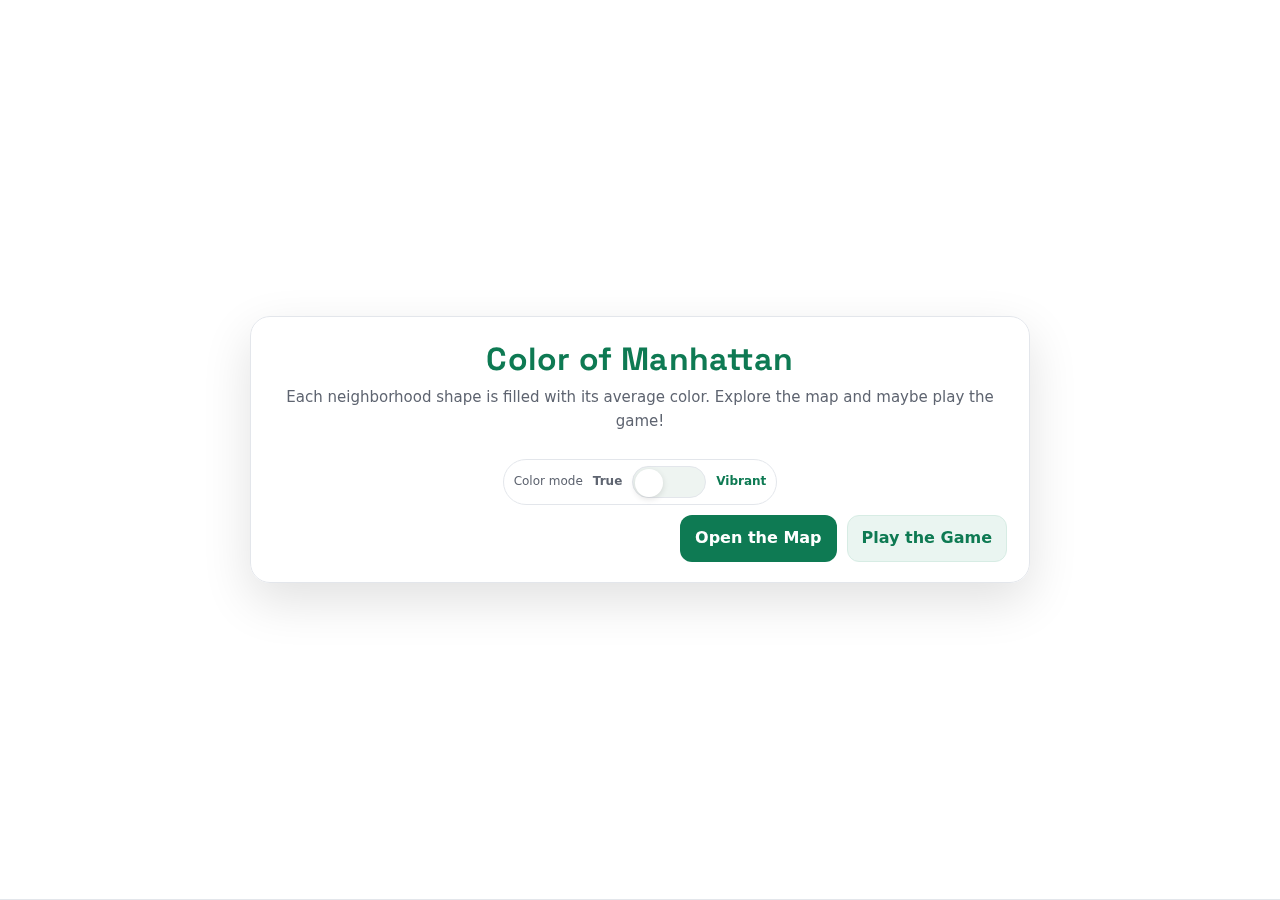
<file: index.html>
<!DOCTYPE html>
<html lang="en">
<head>
  <meta charset="utf-8" />
  <title>Colors of Manhattan — Landing</title>
  <meta name="viewport" content="width=device-width, initial-scale=1" />

  <link rel="preconnect" href="https://fonts.gstatic.com" crossorigin>
<link href="https://fonts.googleapis.com/css2?family=Inter:wght@400;600;800&family=Space+Grotesk:wght@400;600;700&display=swap" rel="stylesheet">
<link rel="stylesheet" href="style.css">


  <style>
    :root{
      --bg:#f6f7f9; --panel:#ffffff; --border:#e3e6eb;
      --ink:#1b1d21; --muted:#5e6470;
      --accent:#0e7a53; --accent-ink:#ffffff; --accent-weak:#eaf5f1;
    }
    html, body{
      height:100%; margin:0; background:var(--bg); color:var(--ink);
      font:16px/1.55 ui-sans-serif,system-ui,-apple-system,Segoe UI,Roboto,Helvetica,Arial;
      -webkit-font-smoothing:antialiased; text-rendering:optimizeLegibility;
    }

    
    .stage{
      position:relative; height:100vh; width:100%;
      overflow:hidden; background:var(--panel);
      border-bottom:1px solid var(--border);
    }

    
    .stripes{
      position:absolute; inset:0;
      display:flex; 
    }
    .stripe{
      flex:1 1 auto; transform:translateY(8%); opacity:0;
      animation: rise .9s ease forwards;
      will-change: transform, opacity, filter;
      filter:saturate(1.02) contrast(1.02);
    }
    
    .stripe:nth-child(4n+1){ animation-delay:.00s; }
    .stripe:nth-child(4n+2){ animation-delay:.06s; }
    .stripe:nth-child(4n+3){ animation-delay:.12s; }
    .stripe:nth-child(4n+4){ animation-delay:.18s; }

    @keyframes rise{
      from{ transform:translateY(8%); opacity:0; }
      to  { transform:translateY(0);   opacity:1; }
    }

    
    .overlay{
      position:absolute; inset:0;
      display:grid; place-items:center;
      pointer-events:none; 
    }
    .card{
      pointer-events:auto;
      background:rgba(255,255,255,.86);
      backdrop-filter:saturate(120%) blur(6px);
      border:1px solid var(--border);
      border-radius:20px;
      box-shadow:0 18px 50px rgba(0,0,0,.12);
      padding:24px 22px 20px;
      max-width:780px; width:min(92%, 780px);
      text-align:center;
    }
    h1{
      margin:0 0 8px; font-size:32px; line-height:1.15; font-weight:900; letter-spacing:.3px; color:var(--accent);
    }
    p.lead{
      margin:0 0 14px; color:var(--muted); font-size:15px;
    }

    .actions{
      margin-top:10px; display:flex; flex-wrap:wrap; justify-content:center; gap:10px;
    }
    .btn{
      display:inline-flex; align-items:center; gap:8px;
      padding:10px 14px; border-radius:12px; font-weight:800; cursor:pointer;
      border:1px solid var(--border); background:var(--panel); color:var(--ink);
      text-decoration:none;
      transition: box-shadow .15s ease, transform .05s ease;
    }
    .btn:hover{ box-shadow:0 8px 20px rgba(0,0,0,.08); }
    .btn:active{ transform: translateY(1px); }
    .btn.primary{ background:var(--accent); color:var(--accent-ink); border-color:transparent; }
    .btn.ghost{ color:var(--accent); background:var(--accent-weak); border-color:#d7ece4; }

   
    .mode{
      margin-top:12px;
      display:inline-flex; align-items:center; gap:10px;
      background:rgba(255,255,255,.9); border:1px solid var(--border);
      border-radius:999px; padding:6px 10px;
    }
    .label{ color:var(--muted); font-size:12px; }
    .tag{ font-weight:800; font-size:12px; color:var(--muted); }
    .tag.right{ color:var(--accent); }

    .toggle{
      position:relative; width:74px; height:32px; background:#eef4f1;
      border:1px solid var(--border); border-radius:999px; cursor:pointer; flex:0 0 auto;
    }
    .toggle input{ display:none; }
    .knob{
      position:absolute; top:2px; left:2px; width:28px; height:28px; background:#fff; border-radius:50%;
      transition:transform .18s ease, background .18s ease, box-shadow .18s ease;
      box-shadow:0 2px 6px rgba(0,0,0,.12);
    }
    .toggle input:checked + .knob{
      transform:translateX(42px); background:var(--accent);
      box-shadow:0 3px 10px rgba(14,122,83,.4);
    }

   
    .fadeTop, .fadeBottom{
      position:absolute; left:0; right:0; height:120px; pointer-events:none;
    }
    .fadeTop{ top:0; background:linear-gradient(to bottom, rgba(255,255,255,.65), transparent); }
    .fadeBottom{ bottom:0; background:linear-gradient(to top, rgba(255,255,255,.5), transparent); }

    @media (max-width:560px){
      h1{ font-size:26px; }
      .mode .tag{ display:none; }
    }
  </style>


</head>
<body>
  <main class="stage" aria-label="Colors of Manhattan landing">
    <div id="stripes" class="stripes" aria-hidden="true"></div>

   
    <div class="fadeTop"></div>
    <div class="fadeBottom"></div>

   
    <div class="overlay">
      <div class="card" role="dialog" aria-label="Project intro">
        <h1>Color of Manhattan</h1>
        <p class="lead">
          Each neighborhood shape is filled with its average color.
          Explore the map and maybe play the game!
        </p>

        <div class="mode" title="Toggle vibrant / true colors">
          <span class="label">Color mode</span>
          <span class="tag left">True</span>
          <label class="toggle">
            <input id="modeToggle" type="checkbox" />
            <span class="knob"></span>
          </label>
          <span class="tag right">Vibrant</span>
        </div>

        <div class="actions">
          <a class="btn primary" href="map.html">Open the Map</a>
          <a class="btn ghost" href="guess.html">Play the Game</a>
        </div>
      </div>
    </div>
  </main>

  <script src="https://d3js.org/d3.v7.min.js"></script>
  <script>
  (async function(){
  
    const CSV = "manhattan_colors.csv";
    const BOOST_VIBRANCE = 135; 
    const BOOST_CONTRAST = 118;
    const START_VIBRANT = true; //default toggle state
  

  
    const clamp=(x,a,b)=>Math.min(b,Math.max(a,x));
    function hexToRgb(hex){ const m=/^#?([0-9a-f]{6})$/i.exec(String(hex||'').trim()); if(!m) return {r:119,g:122,b:128}; const n=parseInt(m[1],16); return { r:(n>>16)&255, g:(n>>8)&255, b:n&255 };}
    function rgbToHex(r,g,b){ return "#" + [r,g,b].map(v=>clamp(Math.round(v),0,255).toString(16).padStart(2,"0")).join(""); }
    function rgbToHsl(r,g,b){ r/=255; g/=255; b/=255; const mx=Math.max(r,g,b), mn=Math.min(r,g,b); let h,s,l=(mx+mn)/2, d=mx-mn;
      if(d===0){h=0;s=0;} else { s = l>0.5 ? d/(2-mx-mn) : d/(mx+mn); switch(mx){case r:h=(g-b)/d+(g<b?6:0);break;case g:h=(b-r)/d+2;break;case b:h=(r-g)/d+4;break;} h/=6; }
      return {h,s,l}; }
    function hslToRgb(h,s,l){ const hue2rgb=(p,q,t)=>{ if(t<0)t+=1; if(t>1)t-=1; if(t<1/6)return p+(q-p)*6*t; if(t<1/2)return q; if(t<2/3)return p+(q-p)*(2/3-t)*6; return p; };
      let r,g,b; if(s===0){r=g=b=l;} else { const q=l<0.5?l*(1+s):l+s-l*s; const p=2*l-q; r=hue2rgb(p,q,h+1/3); g=hue2rgb(p,q,h); b=hue2rgb(p,q,h-1/3); }
      return { r:Math.round(r*255), g:Math.round(g*255), b:Math.round(b*255) }; }
    function adjustHex(hex, vibPct, conPct){
      const {r,g,b}=hexToRgb(hex), c=conPct/100;
      const rc=clamp((r-128)*c+128,0,255), gc=clamp((g-128)*c+128,0,255), bc=clamp((b-128)*c+128,0,255);
      let {h,s,l}=rgbToHsl(rc,gc,bc); const vib=vibPct/100, add=(vib-1)*(1-s); s=clamp(s+add,0,1);
      const {r:R,g:G,b:B}=hslToRgb(h,s,l);
      return rgbToHex(R,G,B);
    }

    
    let rows = await d3.csv(CSV);
    rows = rows.map(r=>{
      const code = (r.nta2020||"").toUpperCase().trim();
      const name = (r.ntaname||r.name||"").trim();
      const hex  = (r.hex||"#777a80").trim();
      if(!hex) return null;
      const {r:rr,g:gg,b:bb} = hexToRgb(hex);
      const {h} = rgbToHsl(rr,gg,bb);
      return { code, name, hex, boosted: adjustHex(hex, BOOST_VIBRANCE, BOOST_CONTRAST), hue: h ?? 0 };
    }).filter(Boolean);

    if (!rows.length){
     
      const stripes = document.getElementById("stripes");
      for (let i=0;i<24;i++){
        const d = document.createElement("div");
        d.className = "stripe";
        d.style.background = `hsl(${(i*15)%360} 20% 85%)`;
        stripes.appendChild(d);
      }
      console.warn("No rows loaded from CSV; showing fallback stripes.");
      return;
    }

   
    rows.sort((a,b)=>a.hue - b.hue);

    
    const stripes = document.getElementById("stripes");
    const frag = document.createDocumentFragment();
    rows.forEach((r,i)=>{
      const d = document.createElement("div");
      d.className = "stripe";
      d.style.background = r.boosted;     // start vibrant
      d.style.animationDelay = (i % 12) * 0.04 + "s"; // softer stagger
      d.setAttribute("title", r.name ? `${r.name} — ${r.hex}` : r.hex);
      d.dataset.base = r.hex;
      d.dataset.boost = r.boosted;
      frag.appendChild(d);
    });
    stripes.appendChild(frag);

    
    const modeToggle = document.getElementById("modeToggle");
    modeToggle.checked = START_VIBRANT;
    function applyMode(){
      const boosted = modeToggle.checked;
      document.querySelectorAll(".stripe").forEach(s=>{
        s.style.background = boosted ? s.dataset.boost : s.dataset.base;
      });
    }
    modeToggle.addEventListener("change", applyMode);
    applyMode();

    
    window.addEventListener("keydown", (e)=>{
      if (e.key.toLowerCase() === "m"){
        modeToggle.checked = !modeToggle.checked;
        applyMode();
      } else if (e.key === "Enter"){
        window.location.href = "map.html";
      }
    });
  })();
  </script>
</body>
</html>
</file>
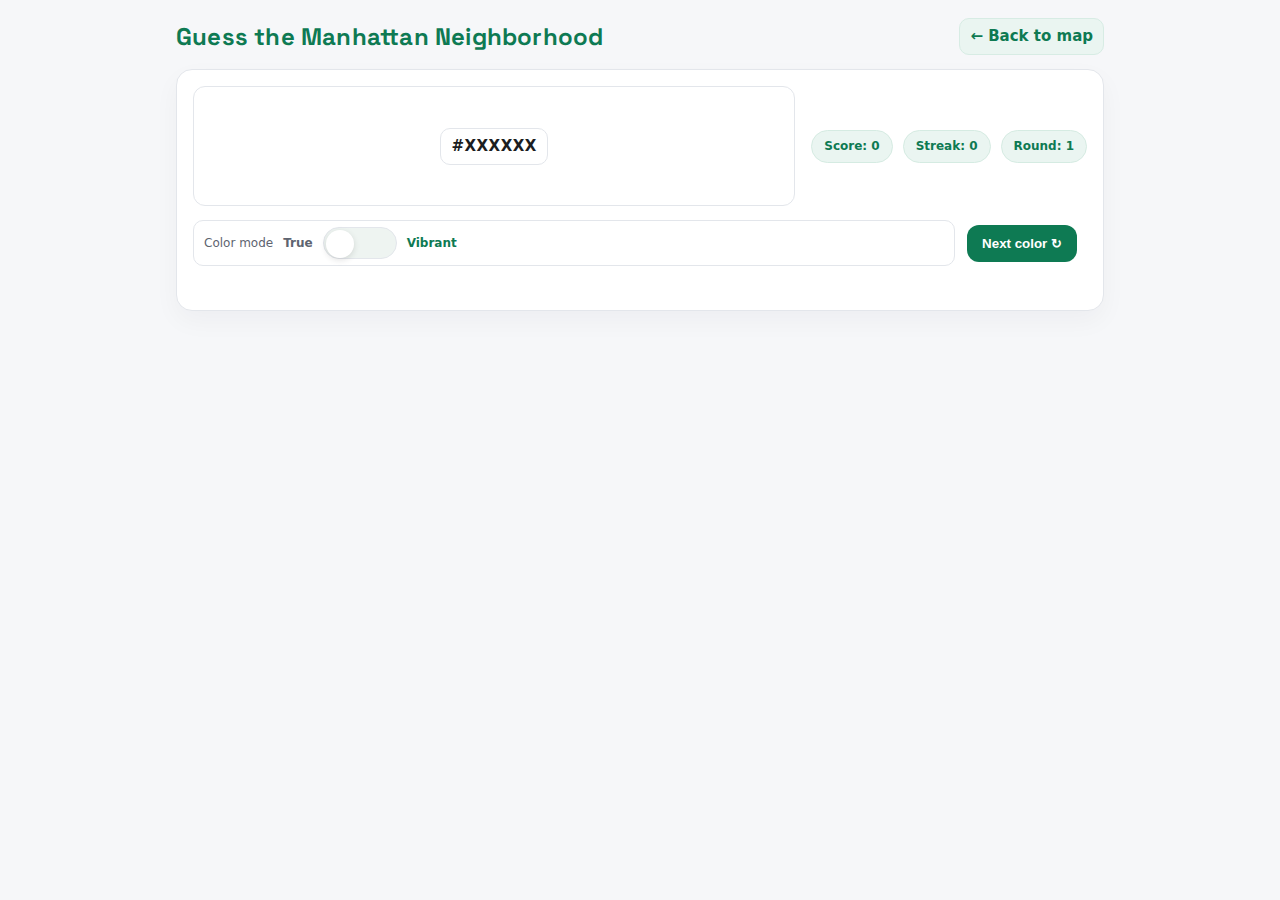
<file: guess.html>
<!DOCTYPE html>
<html lang="en">
<head>
  <meta charset="utf-8" />
  <title>Colors of Manhattan — Guess the Neighborhood</title>
  <meta name="viewport" content="width=device-width, initial-scale=1" />

  <link rel="preconnect" href="https://fonts.gstatic.com" crossorigin>
  <link href="https://fonts.googleapis.com/css2?family=Inter:wght@400;600;800&family=Space+Grotesk:wght@400;600;700&display=swap" rel="stylesheet">
  <link rel="stylesheet" href="style.css">
  

  <style>

    :root{
      --bg:#f6f7f9; --panel:#ffffff; --border:#e3e6eb;
      --ink:#1b1d21; --muted:#5e6470;
      --accent:#0e7a53; --accent-ink:#ffffff; --accent-weak:#eaf5f1;
      --danger:#b42318; --success:#0f7a53;
    }
    html, body{height:100%;margin:0;background:var(--bg);color:var(--ink);
      font:15px/1.55 ui-sans-serif,system-ui,-apple-system,Segoe UI,Roboto,Helvetica,Arial;}
    .container{max-width:960px;margin:0 auto;padding:18px 16px 40px;}
    header{display:flex;align-items:flex-end;justify-content:space-between;gap:12px;margin-bottom:14px;}
    h1{margin:0;font-size:24px;font-weight:800;color:var(--accent);letter-spacing:.2px;}
    .back{color:var(--accent);text-decoration:none;font-weight:700;border:1px solid #d7ece4;background:var(--accent-weak);
      padding:6px 10px;border-radius:10px;}
    .back:hover{text-decoration:underline;}
    .card{background:var(--panel);border:1px solid var(--border);border-radius:16px;padding:16px;
      box-shadow:0 10px 26px rgba(16,24,40,.04);}
    .top{display:grid;grid-template-columns: 1fr auto;align-items:center;gap:16px;}
    .swatch{height:120px;border-radius:12px;border:1px solid var(--border);display:flex;align-items:center;justify-content:center;}
    .hexlabel{background:rgba(255,255,255,.92);border:1px solid var(--border);padding:6px 10px;border-radius:10px;font-weight:800;letter-spacing:.5px;}
    .stats{display:grid;grid-auto-flow:column;gap:10px;align-items:center;}
    .pill{background:var(--accent-weak);color:var(--accent);border:1px solid #d5ebe2;font-weight:800;border-radius:999px;padding:6px 12px;font-size:12px;text-align:center;}

    /* --- Toolbar (grid for perfect wrapping) --- */
    .toolbar{
      display:grid;
      grid-template-columns: 1fr auto;   /* left = mode, right = actions */
      align-items:center;
      gap:12px;
      margin-top:14px;
    }
    .mode{
      display:flex;
      align-items:center;
      gap:10px;
      background: rgba(255,255,255,0.9);
      padding: 6px 10px;
      border-radius: 10px;
      border: 1px solid var(--border);
      flex-wrap:wrap;
    }
    .toolbar .actions{
      display:flex;
      align-items:center;
      gap:10px;
      flex-wrap:wrap;
      justify-self:end;
    }

    /* Toggle visuals (labels are OUTSIDE the pill now) */
    .label { color:var(--muted); font-size:12px; }
    .tag { font-weight:800; font-size:12px; color:var(--muted); }
    .tag.right { color:var(--accent); }

    .toggle{
      position:relative;
      width:74px;
      height:32px;
      background:#eef4f1;
      border:1px solid var(--border);
      border-radius:999px;
      cursor:pointer;
      flex: 0 0 auto; /* don't shrink */
    }
    .toggle input{ display:none; }
    .knob{
      position:absolute; top:2px; left:2px;
      width:28px; height:28px; background:#fff; border-radius:50%;
      transition:transform .18s ease, background .18s ease, box-shadow .18s ease;
      box-shadow:0 2px 6px rgba(0,0,0,.12);
    }
    .toggle input:checked + .knob{
      transform:translateX(42px);
      background:var(--accent);
      box-shadow:0 3px 10px rgba(14,122,83,.4);
    }

    /* Mobile: stack nicely & hide side labels if super narrow */
    @media (max-width: 720px){
      .toolbar{ grid-template-columns: 1fr; }
      .toolbar .actions{ justify-self:stretch; }
    }
    @media (max-width: 420px){
      .mode .tag{ display:none; } /* keep only the pill on tiny screens */
    }

    .btn{display:inline-flex;align-items:center;gap:8px;padding:10px 14px;border-radius:12px;font-weight:800;cursor:pointer;
      border:1px solid var(--border);background:var(--panel);color:var(--ink);transition:box-shadow .15s.ease,transform .05s.ease;}
    .btn:hover{box-shadow:0 8px 20px rgba(0,0,0,.06);} .btn:active{transform:translateY(1px);}
    .btn.primary{background:var(--accent);color:var(--accent-ink);border-color:transparent;}
    .muted{color:var(--muted);font-size:12px;}
    .choices{display:grid;grid-template-columns:1fr 1fr;gap:10px;margin-top:14px;}
    .choice{display:flex;align-items:center;gap:10px;padding:12px;border:1px solid var(--border);border-radius:12px;
      cursor:pointer;background:#fff;font-weight:700;transition:box-shadow .12s ease,transform .04s ease,border-color .12s ease;}
    .choice:hover{box-shadow:0 8px 18px rgba(0,0,0,.06);} .choice:active{transform:translateY(1px);}
    .choice .key{width:24px;height:24px;border-radius:8px;background:#f2f4f7;color:#222;display:inline-flex;align-items:center;justify-content:center;font-size:12px;font-weight:800;}
    .choice.correct{border-color:#bfe6d8;background:#effaf5;} .choice.incorrect{border-color:#f2c6c3;background:#fff1ef;}
    .result{margin-top:14px;display:grid;grid-template-columns:1fr 280px;gap:12px;align-items:start;}
    .msg{font-weight:800;} .msg.good{color:var(--success);} .msg.bad{color:var(--danger);}
    .thumb{border:1px solid var(--border);border-radius:12px;overflow:hidden;background:#fafafa;display:none;}
    .thumb img{width:100%;height:auto;display:block;}

    */
  </style>


</head>
<body>
  <div class="container">
    <header>
      <h1>Guess the Manhattan Neighborhood</h1>
      <a class="back" href="map.html">← Back to map</a>
    </header>

    <div class="card">
      <div class="top">
        <div class="swatch" id="swatch">
          <div class="hexlabel" id="hexlabel">#XXXXXX</div>
        </div>
        <div class="stats">
          <div class="pill">Score: <span id="score">0</span></div>
          <div class="pill">Streak: <span id="streak">0</span></div>
          <div class="pill">Round: <span id="round">1</span></div>
        </div>
      </div>

      <div class="toolbar">
        <div class="mode">
          <span class="label">Color mode</span>
          <span class="tag left">True</span>
          <label class="toggle" title="Toggle Vibrant / True (M)">
            <input id="modeToggle" type="checkbox" />
            <span class="knob"></span>
          </label>
          <span class="tag right">Vibrant</span>
        </div>

        <div class="actions">
          <button id="newRound" class="btn primary">Next color ↻</button>
          <span class="muted"></span>
        </div>
      </div>

      <div class="choices" id="choices"></div>

      <div class="result">
        <div>
          <div id="message" class="msg muted"></div>
          <div id="detail" class="muted"></div>
        </div>
        <div class="thumb" id="thumb"><img alt="tile image" id="thumbImg" /></div>
      </div>
    </div>
  </div>

  <script src="https://d3js.org/d3.v7.min.js"></script>
  <script>
  (async function(){
    // --------- config ----------
    const TILE_DIR = "tiles_manhattan";
    const START_VIBRANT = true; // default mode
    // ---------------------------

    // color utils
    const clamp=(x,a,b)=>Math.min(b,Math.max(a,x));
    function hexToRgb(hex){ const m=/^#?([0-9a-f]{6})$/i.exec(String(hex||'').trim()); if(!m) return {r:119,g:122,b:128}; const n=parseInt(m[1],16); return { r:(n>>16)&255, g:(n>>8)&255, b:n&255 };}
    function rgbToHex(r,g,b){ return "#" + [r,g,b].map(v=>clamp(Math.round(v),0,255).toString(16).padStart(2,"0")).join(""); }
    function rgbToHsl(r,g,b){ r/=255; g/=255; b/=255; const mx=Math.max(r,g,b), mn=Math.min(r,g,b); let h,s,l=(mx+mn)/2, d=mx-mn;
      if(d===0){h=0;s=0;} else { s = l>0.5 ? d/(2-mx-mn) : d/(mx+mn); switch(mx){case r:h=(g-b)/d+(g<b?6:0);break;case g:h=(b-r)/d+2;break;case b:h=(r-g)/d+4;break;} h/=6; }
      return {h,s,l}; }
    function hslToRgb(h,s,l){ const hue2rgb=(p,q,t)=>{ if(t<0)t+=1; if(t>1)t-=1; if(t<1/6)return p+(q-p)*6*t; if(t<1/2)return q; if(t<2/3)return p+(q-p)*(2/3-t)*6; return p; };
      let r,g,b; if(s===0){r=g=b=l;} else { const q=l<0.5?l*(1+s):l+s-l*s; const p=2*l-q; r=hue2rgb(p,q,h+1/3); g=hue2rgb(p,q,h); b=hue2rgb(p,q,h-1/3); }
      return { r:Math.round(r*255), g:Math.round(g*255), b:Math.round(b*255) }; }
    function adjustHex(hex, vibPct, conPct){
      const {r,g,b}=hexToRgb(hex), c=conPct/100;
      const rc=clamp((r-128)*c+128,0,255), gc=clamp((g-128)*c+128,0,255), bc=clamp((b-128)*c+128,0,255);
      let {h,s,l}=rgbToHsl(rc,gc,bc); const vib=vibPct/100, add=(vib-1)*(1-s); s=clamp(s+add,0,1);
      const hue2rgb=(p,q,t)=>{ if(t<0)t+=1; if(t>1)t-=1; if(t<1/6)return p+(q-p)*6*t; if(t<1/2)return q; if(t<2/3)return p+(q-p)*(2/3-t)*6; return p; };
      const q = l<0.5 ? l*(1+s) : l + s - l*s, p = 2*l - q;
      const R = (()=>{ let t=h+1/3; if(t<0)t+=1; if(t>1)t-=1; return t<1/6?p+(q-p)*6*t: t<1/2?q: t<2/3?p+(q-p)*(2/3-t)*6: p; })();
      const G = (()=>{ let t=h;       if(t<0)t+=1; if(t>1)t-=1; return t<1/6?p+(q-p)*6*t: t<1/2?q: t<2/3?p+(q-p)*(2/3-t)*6: p; })();
      const B = (()=>{ let t=h-1/3; if(t<0)t+=1; if(t>1)t-=1; return t<1/6?p+(q-p)*6*t: t<1/2?q: t<2/3?p+(q-p)*(2/3-t)*6: p; })();
      return rgbToHex(Math.round(R*255), Math.round(G*255), Math.round(B*255));
    }
    const slug = s => String(s||"").trim().toLowerCase().replace(/&/g," and ").replace(/[^a-z0-9]+/g,"-").replace(/^-+|-+$/g,"");
    function resolveImagePath(candidates){
      return new Promise((resolve)=>{
        if(!candidates.length) return resolve(null);
        let i=0; const img=new Image();
        img.onload=()=>resolve(candidates[i]);
        img.onerror=()=>{ i++; if(i<candidates.length){ img.src=candidates[i]; } else resolve(null); };
        img.src=candidates[i];
      });
    }
    function sampleN(arr, n, avoidIndex){
      const idx = d3.range(arr.length);
      if (avoidIndex != null) idx.splice(avoidIndex,1);
      d3.shuffle(idx);
      return idx.slice(0, n).map(i=>arr[i]);
    }

    // load + prep data
    let rows = await d3.csv("manhattan_colors.csv");
    rows = rows.map(r=>{
      const code = (r.nta2020||"").toUpperCase().trim();
      const name = (r.ntaname||r.name||"").trim();
      const hex  = (r.hex||"#777a80").trim();
      if(!code || !name) return null;
      const baseSlug = slug(name);
      const candidates = [];
      if(r.filename && r.filename.trim()) candidates.push(`${TILE_DIR}/${r.filename.trim()}`);
      candidates.push(
        `${TILE_DIR}/${code}_${baseSlug}.jpg`,
        `${TILE_DIR}/${code}_${baseSlug}.jpeg`,
        `${TILE_DIR}/${code}_${baseSlug}.png`,
        `${TILE_DIR}/${code}.jpg`,
        `${TILE_DIR}/${code}.jpeg`,
        `${TILE_DIR}/${code}.png`
      );
      const boosted = adjustHex(hex, 135, 118);
      return { code, name, hex, boosted, candidates };
    }).filter(Boolean);

    if (rows.length < 4){
      alert("Need at least 4 neighborhoods in manhattan_colors.csv for the quiz.");
      return;
    }

    // DOM hooks
    const swatch = document.getElementById("swatch");
    const hexlabel = document.getElementById("hexlabel");
    const choicesEl = document.getElementById("choices");
    const scoreEl = document.getElementById("score");
    const streakEl = document.getElementById("streak");
    const roundEl = document.getElementById("round");
    const msgEl = document.getElementById("message");
    const detailEl = document.getElementById("detail");
    const thumb = document.getElementById("thumb");
    const thumbImg = document.getElementById("thumbImg");
    const nextBtn = document.getElementById("newRound");
    const modeToggle = document.getElementById("modeToggle");

    // state
    let useBoosted = START_VIBRANT;
    modeToggle.checked = useBoosted;

    let score=0, streak=0, round=1;
    let current=null;

    function paintStats(){ scoreEl.textContent=score; streakEl.textContent=streak; roundEl.textContent=round; }

    function renderRound(){
      choicesEl.innerHTML = "";
      thumb.style.display="none";
      detailEl.textContent="";
      msgEl.className = "msg muted";
      msgEl.textContent = "What Neighborhood is this?????";

      const answerIndex = Math.floor(Math.random()*rows.length);
      const correct = rows[answerIndex];
      const distractors = sampleN(rows, 3, answerIndex);
      const options = d3.shuffle([correct, ...distractors]);
      current = { answerIndex: options.indexOf(correct), options, correctRow: correct };

      const displayHex = useBoosted ? correct.boosted : correct.hex;
      swatch.style.background = displayHex;
      hexlabel.textContent = displayHex.toUpperCase();

      options.forEach((row, i)=>{
        const div = document.createElement("button");
        div.type = "button";
        div.className = "choice";
        div.setAttribute("data-idx", i);
        div.innerHTML = `<span class="key">${i+1}</span> <span>${row.name}</span>`;
        div.addEventListener("click", ()=> choose(i));
        choicesEl.appendChild(div);
      });
    }

    async function choose(i){
      if (!current) return;
      const btns = [...choicesEl.querySelectorAll(".choice")];
      btns.forEach(b=>b.disabled=true);

      const correctIdx = current.answerIndex;
      const correct = current.options[correctIdx];

      btns.forEach((b, j)=>{ if (j===correctIdx) b.classList.add("correct"); });
      if (i!==correctIdx) { btns[i].classList.add("incorrect"); msgEl.className="msg bad"; msgEl.textContent="Nope!"; streak=0; }
      else { msgEl.className="msg good"; msgEl.textContent="Correct!"; score+=1; streak+=1; }

      detailEl.innerHTML = `<strong>${correct.name}</strong> — NTA ${correct.code}`;
      const found = await resolveImagePath(correct.candidates);
      if (found){ thumbImg.src = found; thumb.style.display="block"; } else { thumb.style.display="none"; }

      paintStats();
    }

    function nextRound(){ round+=1; paintStats(); renderRound(); }

    // toggle mode (switch + hotkey M)
    function toggleMode(){
      useBoosted = !useBoosted;
      modeToggle.checked = useBoosted;
      if (current){
        const correct = current.options[current.answerIndex];
        const displayHex = useBoosted ? correct.boosted : correct.hex;
        swatch.style.background = displayHex;
        hexlabel.textContent = displayHex.toUpperCase();
      }
    }
    modeToggle.addEventListener("change", toggleMode);
    window.addEventListener("keydown", (e)=>{
      if (e.key.toLowerCase() === "m") toggleMode();
      else if (e.key >= "1" && e.key <= "4"){
        const idx = +e.key - 1;
        const btns = choicesEl.querySelectorAll(".choice");
        if (btns[idx]) btns[idx].click();
      } else if (e.key === "Enter"){
        nextBtn.click();
      }
    });

    nextBtn.addEventListener("click", nextRound);

    // init
    paintStats();
    renderRound();
  })();
  </script>
</body>
</html>
</file>
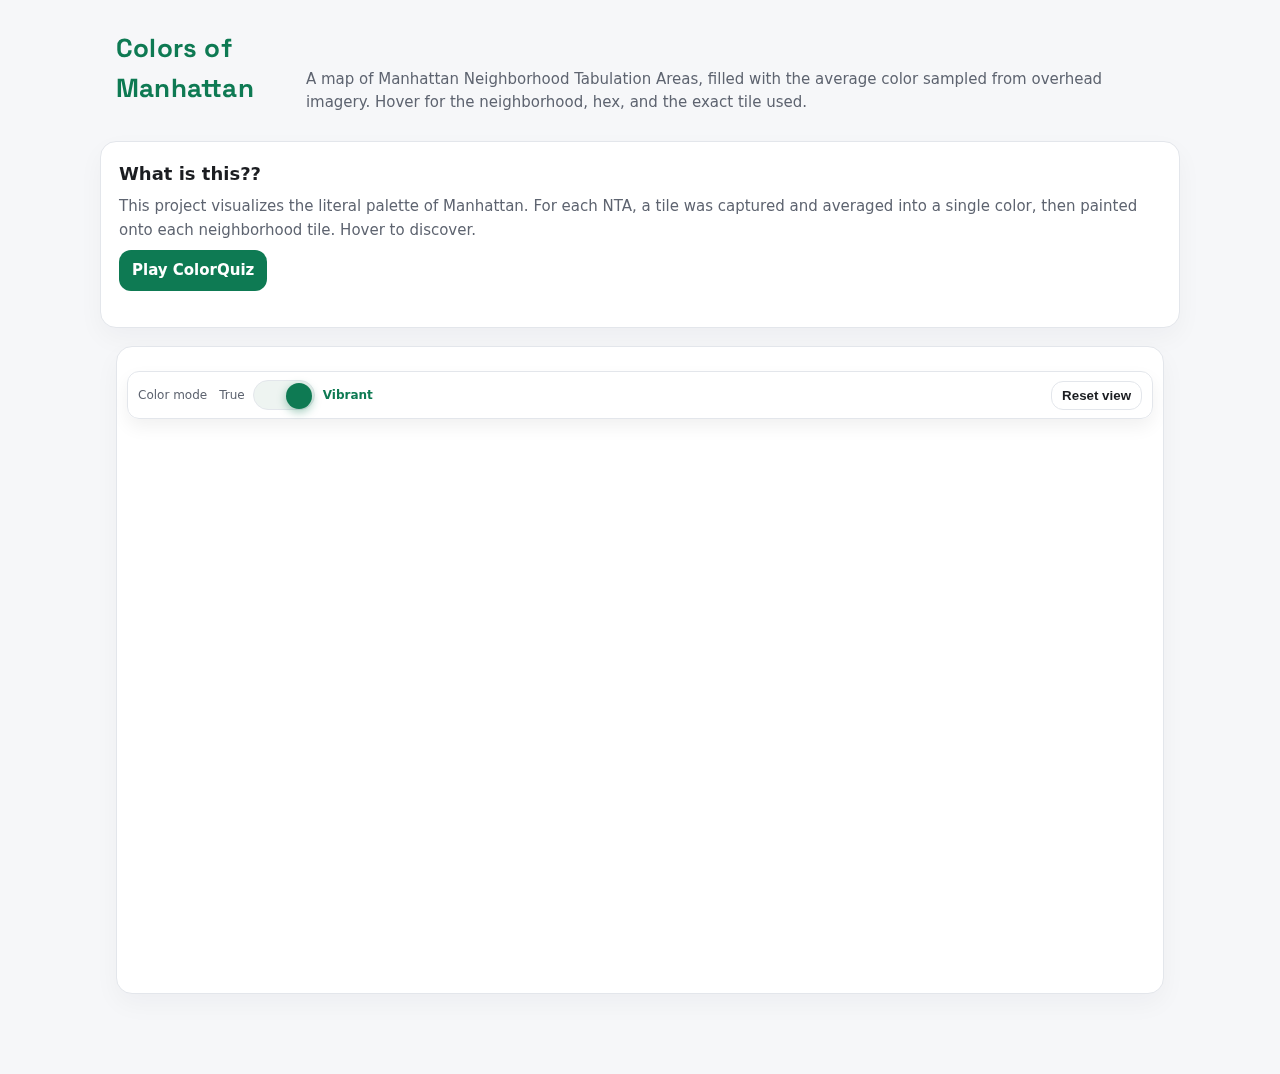
<file: map.html>
<!DOCTYPE html>
<html lang="en">
<head>
  <meta charset="utf-8" />
  <title>Colors of Manhattan</title>
  <meta name="viewport" content="width=device-width, initial-scale=1" />

  <link rel="preconnect" href="https://fonts.gstatic.com" crossorigin>
<link href="https://fonts.googleapis.com/css2?family=Inter:wght@400;600;800&family=Space+Grotesk:wght@400;600;700&display=swap" rel="stylesheet">
<link rel="stylesheet" href="style.css">

  <style>
   
    :root{
      --bg:#f6f7f9; --panel:#ffffff; --border:#e3e6eb;
      --ink:#1b1d21; --muted:#5e6470;
      --accent:#0e7a53; --accent-ink:#ffffff; --accent-weak:#eaf5f1;
    }
    html, body {
      height:100%; margin:0; background:var(--bg); color:var(--ink);
      font:15px/1.55 ui-sans-serif, system-ui, -apple-system, Segoe UI, Roboto, Helvetica, Arial;
      -webkit-font-smoothing:antialiased; text-rendering:optimizeLegibility;
    }
    .container { max-width:1080px; margin:0 auto; padding:0 16px; }
    header.container { padding-top:28px; padding-bottom:10px; }
    h1 { margin:0 6px 6px 0; font-weight:800; font-size:26px; letter-spacing:.2px; color:var(--accent); }
    .lead { margin:0; color:var(--muted); font-size:15px; }

    .intro {
      margin-top:16px; margin-bottom:18px; background:var(--panel);
      border:1px solid var(--border); border-radius:16px; padding:18px 18px 14px;
      box-shadow:0 10px 26px rgba(16,24,40,.04);
    }
    .intro h2 { margin:0 0 8px; font-size:18px; font-weight:800; color:var(--ink); }
    .intro p { margin:0 0 8px; color:var(--muted); }
    .chips { display:flex; flex-wrap:wrap; gap:8px; margin-top:10px; }
    .chip { font-size:12px; color:var(--accent); background:var(--accent-weak);
      border:1px solid #d5ebe2; border-radius:999px; padding:6px 10px; font-weight:600; }

    .actions { display:flex; gap:10px; flex-wrap:wrap; margin-top:12px; }
    .btn {
      display:inline-flex; align-items:center; gap:8px;
      padding:8px 12px; border-radius:12px; font-weight:700; cursor:pointer;
      border:1px solid var(--border); background:var(--panel); color:var(--ink);
      transition: box-shadow .15s ease, transform .05s ease;
    }
    .btn:hover { box-shadow:0 8px 20px rgba(0,0,0,.06); }
    .btn:active { transform: translateY(1px); }
    .btn.primary { background:var(--accent); color:var(--accent-ink); border-color:transparent; }
    .btn.linklike { color:var(--accent); border-color:#d7ece4; background:var(--accent-weak); }

    #map {
      width:100%; height:72vh; background:var(--panel); border:1px solid var(--border); border-radius:16px;
      position:relative; overflow:hidden; box-shadow:0 10px 26px rgba(16,24,40,.04);
    }
    .toolbar {
      position:absolute; top:10px; left:10px; right:10px; z-index:5;
      display:flex; align-items:center; gap:12px; flex-wrap:wrap;
      background:rgba(255,255,255,.94); backdrop-filter:saturate(120%) blur(4px);
      border:1px solid var(--border); border-radius:12px; padding:8px 10px;
      box-shadow:0 8px 18px rgba(0,0,0,.06);
    }
    .label { color:var(--muted); font-size:12px; white-space:nowrap; }
    .spacer { flex:1 1 auto; }
    .toggleWrap { display:flex; align-items:center; gap:8px; }
    .toggle { position:relative; width:62px; height:30px; background:#eef4f1;
      border:1px solid var(--border); border-radius:999px; cursor:pointer; }
    .toggle input { display:none; }
    .knob { position:absolute; top:2px; left:2px; width:26px; height:26px; background:#fff;
      border-radius:50%; transition: transform .18s ease, background .18s ease, box-shadow .18s ease;
      box-shadow:0 2px 6px rgba(0,0,0,.12); }
    .toggle input:checked + .knob { transform: translateX(30px); background:var(--accent);
      box-shadow:0 3px 10px rgba(14,122,83,.4); }
    .toggleNote { font-size:12px; color:var(--muted); }
    .toggleNote strong { color:var(--accent); }

    .nta { vector-effect: non-scaling-stroke; stroke: rgba(0,0,0,.35); stroke-width:1px; }
    .nta:hover { stroke: rgba(0,0,0,.85); stroke-width:2px; filter:saturate(1.08) brightness(1.02); }

    .tooltip {
      position: fixed; pointer-events:none; z-index: 10;
      background: #151826; color:#fff; border:1px solid rgba(0,0,0,.5);
      box-shadow: 0 10px 24px rgba(0,0,0,.35);
      padding:10px; border-radius:12px; min-width:240px; max-width:320px;
    }
    .tooltip .top { display:flex; align-items:center; gap:8px; margin-bottom:8px; }
    .tooltip .sw { width:12px; height:12px; border-radius:3px; border:1px solid rgba(255,255,255,.65); }
    .tooltip .name { font-weight:700; font-size:13px; line-height:1.2; }
    .tooltip code { color:#a8d7c5; }
    .tooltip img { width:100%; height:auto; display:block; border-radius:10px;
                   border:1px solid rgba(255,255,255,.2); margin-top:8px; }

    .legend { color:var(--muted); }
    .legend strong { color:var(--ink); }
    footer.container { color:var(--muted); padding:14px 16px 42px; }
    a { color:var(--accent); text-decoration:none; }
    a:hover{ text-decoration:underline; }
  </style>


</head>



<body>

  <header class="container">
    <h1>Colors of Manhattan</h1>
    <p class="lead">A map of Manhattan Neighborhood Tabulation Areas, filled with the average color sampled from overhead imagery. Hover for the neighborhood, hex, and the exact tile used.</p>
  </header>

  <section class="container intro">
    <h2>What is this??</h2>
    <p>
      This project visualizes the literal palette of Manhattan. For each NTA, a tile was
      captured and averaged into a single color, then painted onto each neighborhood tile. Hover to discover.
    </p>
    <a class="btn primary" href="guess.html">Play ColorQuiz</a>
    <div class="chips">


      
    </div>
    <div class="actions">
      
      
    </div>
  </section>

  <section class="container">
    <div id="map">
      <div class="toolbar">
        <span class="label">Color mode</span>
        <div class="toggleWrap">
          <span class="toggleNote">True</span>
          <label class="toggle" title="Toggle color boost">
            <input id="boostToggle" type="checkbox" checked />
            <span class="knob"></span>
          </label>
          <span class="toggleNote"><strong>Vibrant</strong></span>
        </div>
        <div class="spacer"></div>
        <button id="resetView" class="btn" style="padding:6px 10px;">Reset view</button>
      </div>
    </div>
    <div id="tooltip" class="tooltip" style="display:none"></div>

    <p class="legend" style="margin:10px 0 24px;">
      
    </p>
  </section>

  

  <footer class="container">
  
    
  </footer>

  <script src="https://d3js.org/d3.v7.min.js"></script>
  <script>
  (async function(){
    const BOOST_VIBRANCE = 135;  // %
    const BOOST_CONTRAST = 118;  // %
    const TILE_DIR = "tiles_manhattan";

    
    const clamp = (x, lo, hi) => Math.min(hi, Math.max(lo, x));
    function hexToRgb(hex){
      const m = /^#?([0-9a-f]{6})$/i.exec(String(hex||'').trim());
      if(!m) return {r:119,g:122,b:128};
      const n = parseInt(m[1],16);
      return { r:(n>>16)&255, g:(n>>8)&255, b:n&255 };
    }
    function rgbToHex(r,g,b){
      return "#" + [r,g,b].map(v => clamp(Math.round(v),0,255).toString(16).padStart(2,"0")).join("");
    }
    function rgbToHsl(r,g,b){
      r/=255; g/=255; b/=255;
      const max=Math.max(r,g,b), min=Math.min(r,g,b);
      let h,s,l=(max+min)/2;
      const d=max-min;
      if(d===0){ h=0; s=0; }
      else{
        s = l>0.5 ? d/(2-max-min) : d/(max+min);
        switch(max){
          case r: h=(g-b)/d + (g<b?6:0); break;
          case g: h=(b-r)/d + 2; break;
          case b: h=(r-g)/d + 4; break;
        }
        h/=6;
      }
      return {h,s,l};
    }
    function hslToRgb(h,s,l){
      const hue2rgb=(p,q,t)=>{ if(t<0)t+=1; if(t>1)t-=1; if(t<1/6)return p+(q-p)*6*t; if(t<1/2)return q; if(t<2/3)return p+(q-p)*(2/3 - t)*6; return p; };
      let r,g,b;
      if(s===0){ r=g=b=l; }
      else{
        const q = l<0.5 ? l*(1+s) : l + s - l*s;
        const p = 2*l - q;
        r = hue2rgb(p,q,h+1/3);
        g = hue2rgb(p,q,h);
        b = hue2rgb(p,q,h-1/3);
      }
      return { r:Math.round(r*255), g:Math.round(g*255), b:Math.round(b*255) };
    }
    function adjustHex(hex, vibrancePct, contrastPct){
      const {r,g,b} = hexToRgb(hex);
      const c = contrastPct/100;
      const rc = clamp((r-128)*c + 128, 0, 255);
      const gc = clamp((g-128)*c + 128, 0, 255);
      const bc = clamp((b-128)*c + 128, 0, 255);
      let {h,s,l} = rgbToHsl(rc,gc,bc);
      const vib = vibrancePct/100;
      s = clamp(s + (vib-1)*(1-s), 0, 1);
      const out = hslToRgb(h,s,l);
      return rgbToHex(out.r,out.g,out.b);
    }

    
    function slug(s){
      return String(s||"").trim().toLowerCase()
        .replace(/&/g, " and ").replace(/[^a-z0-9]+/g, "-").replace(/^-+|-+$/g, "");
    }
    function resolveImagePath(candidates){
      return new Promise((resolve) => {
        if (!candidates.length) return resolve(null);
        let i = 0;
        const img = new Image();
        img.onload = () => resolve(candidates[i]);
        img.onerror = () => { i++; (i < candidates.length) ? img.src = candidates[i] : resolve(null); };
        img.src = candidates[i];
      });
    }

    
    const rows = await d3.csv("manhattan_colors.csv");
    const byCode = new Map();
    for (const r of rows){
      const code = (r.nta2020||"").toUpperCase().trim();
      if(!code) continue;
      const name = (r.ntaname||r.name||"").trim();
      const hex  = (r.hex||"#777a80").trim();

      const baseSlug = slug(name);
      const candidates = [];
      if (r.filename && r.filename.trim()) candidates.push(`${TILE_DIR}/${r.filename.trim()}`);
      candidates.push(
        `${TILE_DIR}/${code}_${baseSlug}.jpg`,
        `${TILE_DIR}/${code}_${baseSlug}.jpeg`,
        `${TILE_DIR}/${code}_${baseSlug}.png`,
        `${TILE_DIR}/${code}.jpg`,
        `${TILE_DIR}/${code}.jpeg`,
        `${TILE_DIR}/${code}.png`
      );

      byCode.set(code, { name, hex, candidates });
    }

  
    const geo = await fetch("https://data.cityofnewyork.us/resource/9nt8-h7nd.geojson?$limit=5000").then(r=>r.json());
    const features = (geo.features||[]).filter(f=>{
      const p=f.properties||{};
      const code=(p.nta2020||p.NTA2020||p.ntacode||p.NTACode||"").toString().trim().toUpperCase();
      return code.startsWith("MN");
    });

    
    const tip = d3.select("#tooltip");
    function placeTooltip(x, y){
      const el = tip.node();
      const pad = 8, offset = 14;
      const rect = el.getBoundingClientRect();
      const vw = window.innerWidth, vh = window.innerHeight;

      let left = Math.min(Math.max(x - rect.width/2, pad), vw - rect.width - pad);
      let top = y - rect.height - offset;
      if (top < pad) {
        top = Math.min(y + offset, vh - rect.height - pad);
      }
      tip.style("left", left + "px").style("top", top + "px");
    }

    
    const mapEl = document.getElementById("map");
    const size = () => [mapEl.clientWidth, mapEl.clientHeight];
    let [w,h] = size();
    const svg = d3.select("#map").append("svg").attr("width", w).attr("height", h);
    const gZoom = svg.append("g");
    gZoom.append("rect").attr("x",0).attr("y",0).attr("width",w).attr("height",h)
         .attr("fill","transparent").style("pointer-events","all");
    const gMap = gZoom.append("g").style("pointer-events","all");

    const projection = d3.geoMercator();
    const path = d3.geoPath(projection);
    const fc = {type:"FeatureCollection", features};
    projection.fitSize([w,h], fc);

    
    const polys = gMap.selectAll(".nta")
      .data(features)
      .enter().append("path")
      .attr("class","nta")
      .attr("d", path)
      .each(function(d){
        const p = d.properties||{};
        const code=(p.nta2020||p.NTA2020||p.ntacode||p.NTACode||"").toString().trim().toUpperCase();
        const name=(p.ntaname||p.NTAName||"").toString();
        const meta = byCode.get(code) || { name, hex:"#777a80", candidates:[] };
        const boosted = adjustHex(meta.hex, BOOST_VIBRANCE, BOOST_CONTRAST);

        this.dataset.code = code;
        this.dataset.name = meta.name || name;
        this.dataset.hexBase = meta.hex;
        this.dataset.hexBoost = boosted;
        this.dataset.candidates = JSON.stringify(meta.candidates);
      })
      .attr("fill", function(){ return this.dataset.hexBoost; }) // Boost ON by default
      .on("mousemove", async function(event){
        const using = d3.select(this).attr("fill");
        const name = this.dataset.name || "Unknown";
        const candidates = JSON.parse(this.dataset.candidates || "[]");

        if (!this.dataset.imgResolved){
          const found = await resolveImagePath(candidates);
          this.dataset.imgResolved = found || "";
        }
        const imgTag = this.dataset.imgResolved
          ? `<img src="${this.dataset.imgResolved}" alt="${name}">`
          : `<div style="color:#a6a6b8;margin-top:8px;">(image not found)</div>`;

        tip.html(`
          <div class="top"><span class="sw" style="background:${using}"></span>
            <div class="name">${name}</div></div>
          <div>HEX: <code>${using}</code></div>
          ${imgTag}
        `).style("display","block");

        placeTooltip(event.clientX, event.clientY);
      })
      .on("mouseleave", () => tip.style("display","none"));

    
    const zoom = d3.zoom()
      .scaleExtent([0.8, 10])
      .translateExtent([[-w,-h],[2*w,2*h]])
      .on("zoom", (ev)=> gMap.attr("transform", ev.transform));
    svg.call(zoom).on("dblclick.zoom", null);
    svg.on("dblclick", (ev)=>{ const p=d3.pointer(ev, svg.node()); svg.transition().duration(300).call(zoom.scaleBy, 1.4, p); });

    
    const boostToggle = document.getElementById("boostToggle");
    const resetView = document.getElementById("resetView");
    function applyMode(){
      const boosted = boostToggle.checked;
      polys.attr("fill", function(){ return boosted ? this.dataset.hexBoost : this.dataset.hexBase; });
    }
    boostToggle.addEventListener("change", applyMode);
    resetView.addEventListener("click", ()=> svg.transition().duration(350).call(zoom.transform, d3.zoomIdentity));

    
    window.addEventListener("resize", ()=>{
      [w,h] = size();
      svg.attr("width", w).attr("height", h);
      gZoom.select("rect").attr("width", w).attr("height", h);
      projection.fitSize([w,h], fc);
      polys.attr("d", path);
      svg.call(zoom.transform, d3.zoomIdentity);
      applyMode();
    });

    applyMode(); 
  })();
  </script>
</body>
</html>
</file>
<file: style.css>
*,
*::before,
*::after { box-sizing: border-box; }

:root{
  --bg:#f6f7f9; --panel:#ffffff; --border:#e3e6eb;
  --ink:#1b1d21; --muted:#5e6470;
  --accent:#0e7a53; --accent-ink:#ffffff; --accent-weak:#eaf5f1;
  --danger:#b42318; --success:#0f7a53;
}

html, body {
  height: 100%;
  margin: 0;
  background: var(--bg);
  color: var(--ink);
  font: 15px/1.55 'Inter', ui-sans-serif, system-ui, -apple-system, Segoe UI, Roboto, Helvetica, Arial;
  -webkit-font-smoothing: antialiased;
  text-rendering: optimizeLegibility;
}


.container{ max-width:960px; margin:0 auto; padding:18px 16px 40px; }

header{
  display:flex; align-items:flex-end; justify-content:space-between;
  gap:12px; margin-bottom:14px;
}

h1{
  margin:0; font-size:26px; font-weight:800; letter-spacing:.2px;
  color:var(--accent); font-family:'Space Grotesk', 'Inter', sans-serif;
}


a.back{
  color:var(--accent); text-decoration:none; font-weight:700;
  border:1px solid #d7ece4; background:var(--accent-weak);
  padding:6px 10px; border-radius:10px;
}
a.back:hover{ text-decoration:underline; }

.btn{
  display:inline-flex; align-items:center; gap:8px;
  padding:10px 14px; border-radius:12px; font-weight:800; cursor:pointer;
  border:1px solid var(--border); background:var(--panel); color:var(--ink);
  transition:box-shadow .15s ease, transform .05s ease;
}
.btn:hover{ box-shadow:0 8px 20px rgba(0,0,0,.06); }
.btn:active{ transform:translateY(1px); }
.btn.primary{ background:var(--accent); color:var(--accent-ink); border-color:transparent; }


.card{
  background:var(--panel); border:1px solid var(--border);
  border-radius:16px; padding:16px; box-shadow:0 10px 26px rgba(16,24,40,.04);
}


.top{
  display:grid; grid-template-columns: 1fr auto; align-items:center; gap:16px;
}

.swatch{
  height:120px; border-radius:12px; border:1px solid var(--border);
  display:flex; align-items:center; justify-content:center;
}
.hexlabel{
  background:rgba(255,255,255,.92); border:1px solid var(--border);
  padding:6px 10px; border-radius:10px; font-weight:800; letter-spacing:.5px;
}

.stats{ display:grid; grid-auto-flow:column; gap:10px; align-items:center; }
.pill{
  background:var(--accent-weak); color:var(--accent); border:1px solid #d5ebe2;
  font-weight:800; border-radius:999px; padding:6px 12px; font-size:12px; text-align:center;
}


.toolbar{
  display:grid;
  grid-template-columns: 1fr auto; /* left: mode, right: actions */
  align-items:center; gap:12px; margin-top:14px;
}


.mode{
  display:flex; align-items:center; gap:10px; flex-wrap:wrap;
  background: rgba(255,255,255,0.9);
  padding: 6px 10px; border-radius: 10px; border: 1px solid var(--border);
}
.label { color:var(--muted); font-size:12px; }
.tag  { font-weight:800; font-size:12px; color:var(--muted); }
.tag.right { color:var(--accent); }


.toggle{
  position:relative; width:74px; height:32px; background:#eef4f1;
  border:1px solid var(--border); border-radius:999px; cursor:pointer;
  flex:0 0 auto;
}
.toggle input{ display:none; }
.knob{
  position:absolute; top:2px; left:2px; width:28px; height:28px; background:#fff; border-radius:50%;
  transition: transform .18s ease, background .18s ease, box-shadow .18s ease;
  box-shadow:0 2px 6px rgba(0,0,0,.12);
}
.toggle input:checked + .knob{
  transform: translateX(42px);
  background: var(--accent);
  box-shadow: 0 3px 10px rgba(14,122,83,.4);
}


.actions{ display:flex; align-items:center; gap:10px; flex-wrap:wrap; justify-self:end; }
.muted{ color:var(--muted); font-size:12px; }


.choices{
  display:grid; grid-template-columns:1fr 1fr; gap:10px; margin-top:14px;
}
.choice{
  display:flex; align-items:center; gap:10px; padding:12px;
  border:1px solid var(--border); border-radius:12px;
  cursor:pointer; background:#fff; font-weight:700;
  transition: box-shadow .12s ease, transform .04s ease, border-color .12s ease, background .12s ease;
}
.choice:hover{ box-shadow:0 8px 18px rgba(0,0,0,.06); }
.choice:active{ transform:translateY(1px); }
.choice .key{
  width:24px; height:24px; border-radius:8px; background:#f2f4f7; color:#222;
  display:inline-flex; align-items:center; justify-content:center; font-size:12px; font-weight:800;
}
.choice.correct{ border-color:#bfe6d8; background:#effaf5; }
.choice.incorrect{ border-color:#f2c6c3; background:#fff1ef; }


.result{
  margin-top:14px; display:grid; grid-template-columns: 1fr 280px; gap:12px; align-items:start;
}
.msg{ font-weight:800; }
.msg.good{ color:var(--success); }
.msg.bad{ color:var(--danger); }

.thumb{
  border:1px solid var(--border); border-radius:12px; overflow:hidden;
  background:#fafafa; display:none;
}
.thumb img{ width:100%; height:auto; display:block; }


@media (max-width: 720px){
  .toolbar{ grid-template-columns: 1fr; }
  .actions{ justify-self: stretch; }
  .result{ grid-template-columns: 1fr; }
}

@media (max-width: 420px){
  .mode .tag{ display:none; } 
  .choices{ grid-template-columns: 1fr; }
}
</file>
